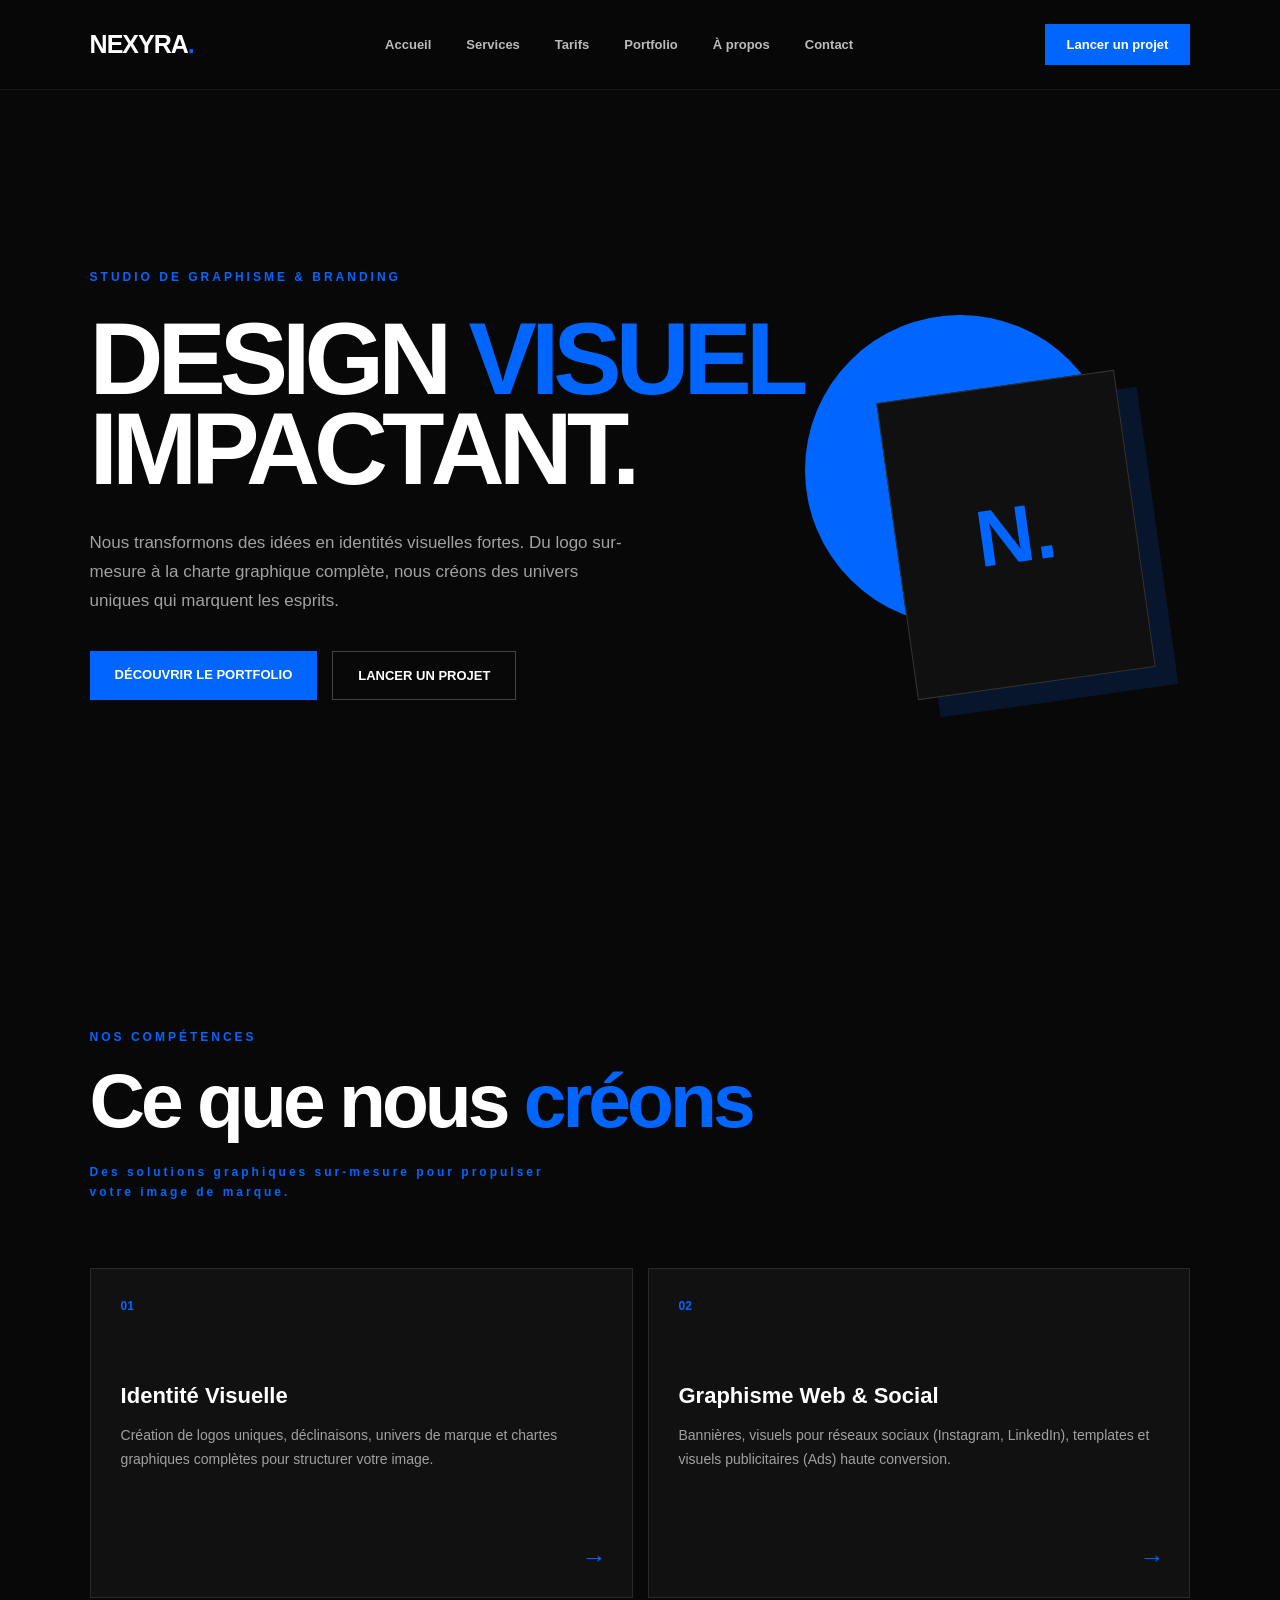
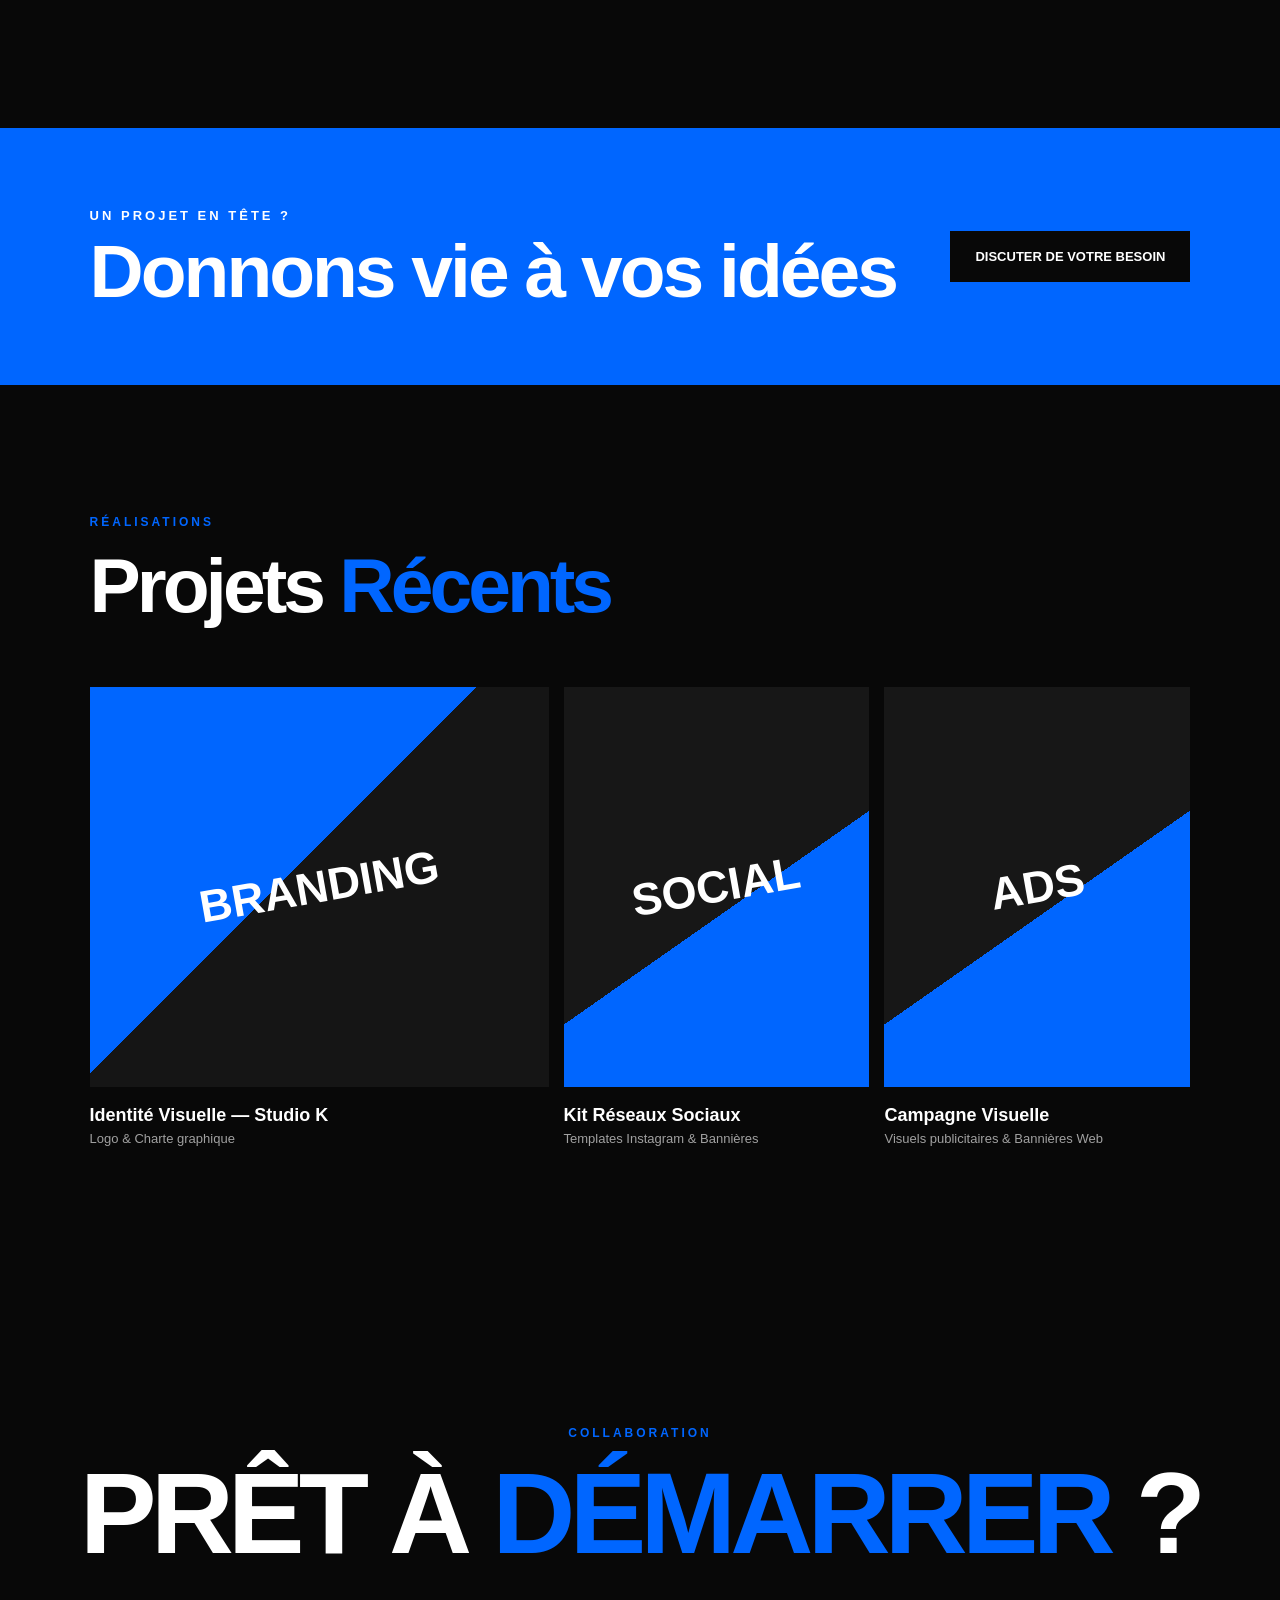
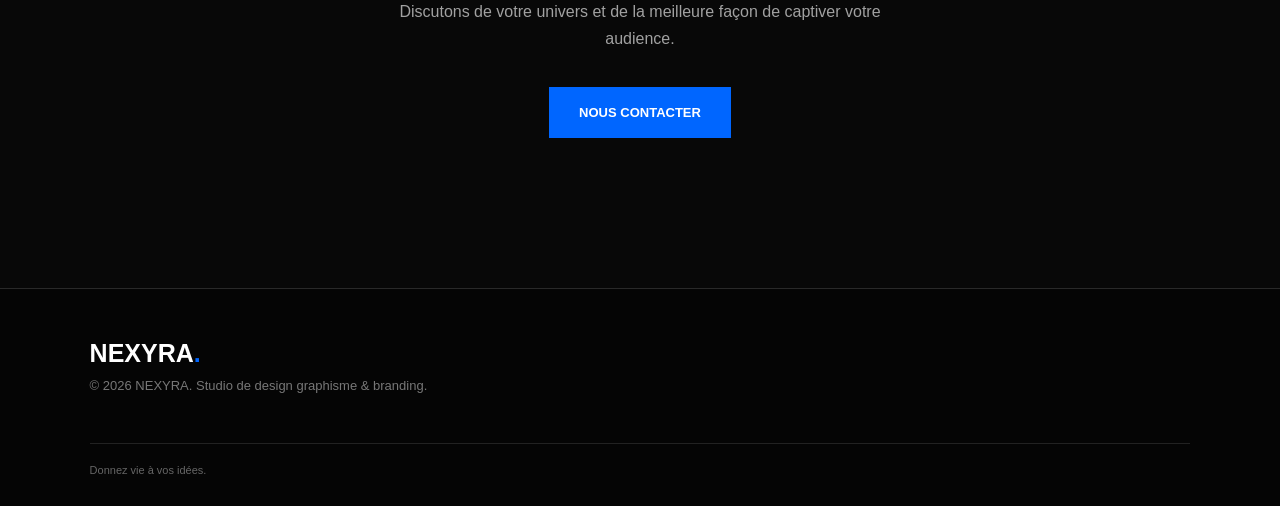
<file: index.html>
<!DOCTYPE html>
<html lang="fr">
<head>
    <meta charset="UTF-8">
    <meta name="viewport" content="width=device-width, initial-scale=1.0">
    <title>NEXYRA — Studio de Graphisme & Branding</title>
    <link rel="stylesheet" href="style.css">
</head>
<body>

    <!-- HEADER -->
    <header class="header">
        <a href="index.html" class="logo">NEXYRA<span>.</span></a>
        <nav class="nav">
            <a href="index.html">Accueil</a>
            <a href="services.html">Services</a>
            <a href="offres.html">Tarifs</a>
            <a href="portfolio.html">Portfolio</a>
            <a href="a-propos.html">À propos</a>
            <a href="contact.html">Contact</a>
        </nav>
        <a href="contact.html" class="header-button">Lancer un projet</a>
    </header>

    <!-- HERO -->
    <section class="hero">
        <div class="hero-content">
            <p class="hero-small">STUDIO DE GRAPHISME & BRANDING</p>
            <h1>DESIGN <span>VISUEL</span> IMPACTANT.</h1>
            <p class="hero-text">
                Nous transformons des idées en identités visuelles fortes. Du logo sur-mesure à la charte graphique complète, nous créons des univers uniques qui marquent les esprits.
            </p>
            <div class="hero-buttons">
                <a href="portfolio.html" class="button button-blue">DÉCOUVRIR LE PORTFOLIO</a>
                <a href="contact.html" class="button button-outline">LANCER UN PROJET</a>
            </div>
        </div>

        <div class="hero-decoration">
            <div class="blue-circle"></div>
            <div class="hero-card">
                <span>N.</span>
            </div>
        </div>
    </section>

    <!-- SERVICES -->
    <section class="section">
        <div class="section-title">
            <p>NOS COMPÉTENCES</p>
            <h2>Ce que nous <span>créons</span></h2>
            <p class="section-description">
                Des solutions graphiques sur-mesure pour propulser votre image de marque.
            </p>
        </div>

        <div class="services-grid" style="grid-template-columns: repeat(2, 1fr);">
            <div class="service-card">
                <div class="service-number">01</div>
                <h3>Identité Visuelle</h3>
                <p>Création de logos uniques, déclinaisons, univers de marque et chartes graphiques complètes pour structurer votre image.</p>
                <span class="service-arrow">→</span>
            </div>
            <div class="service-card">
                <div class="service-number">02</div>
                <h3>Graphisme Web & Social</h3>
                <p>Bannières, visuels pour réseaux sociaux (Instagram, LinkedIn), templates et visuels publicitaires (Ads) haute conversion.</p>
                <span class="service-arrow">→</span>
            </div>
        </div>
    </section>

    <!-- BANNER -->
    <section class="blue-banner">
        <div class="banner-text">
            <p class="banner-sub">UN PROJET EN TÊTE ?</p>
            <h2 class="banner-title">Donnons vie à vos idées</h2>
        </div>
        <a href="contact.html#formulaire" class="dark-button">DISCUTER DE VOTRE BESOIN</a>
    </section>

    <!-- PORTFOLIO PREVIEW -->
    <section class="section">
        <div class="section-title">
            <p>RÉALISATIONS</p>
            <h2>Projets <span>Récents</span></h2>
        </div>
        <div class="portfolio-grid">
            <div class="portfolio-item portfolio-large">
                <div class="portfolio-placeholder">
                    <span>BRANDING</span>
                </div>
                <div class="portfolio-info">
                    <h3>Identité Visuelle — Studio K</h3>
                    <p>Logo & Charte graphique</p>
                </div>
            </div>
            <div class="portfolio-item">
                <div class="portfolio-placeholder placeholder-small">
                    <span>SOCIAL</span>
                </div>
                <div class="portfolio-info">
                    <h3>Kit Réseaux Sociaux</h3>
                    <p>Templates Instagram & Bannières</p>
                </div>
            </div>
            <div class="portfolio-item">
                <div class="portfolio-placeholder placeholder-small">
                    <span>ADS</span>
                </div>
                <div class="portfolio-info">
                    <h3>Campagne Visuelle</h3>
                    <p>Visuels publicitaires & Bannières Web</p>
                </div>
            </div>
        </div>
    </section>

    <!-- CONTACT PREVIEW -->
    <section class="contact">
        <p class="contact-label">COLLABORATION</p>
        <h2>PRÊT À <span>DÉMARRER</span> ?</h2>
        <p>Discutons de votre univers et de la meilleure façon de captiver votre audience.</p>
        <a href="contact.html" class="contact-button">NOUS CONTACTER</a>
    </section>

    <!-- FOOTER -->
    <footer>
        <div class="footer-logo">NEXYRA<span>.</span></div>
        <p>© 2026 NEXYRA. Studio de design graphisme & branding.</p>
        <div class="footer-bottom">
            <span>Donnez vie à vos idées.</span>
            <div>
            </div>
        </div>
    </footer>

</body>
</file>
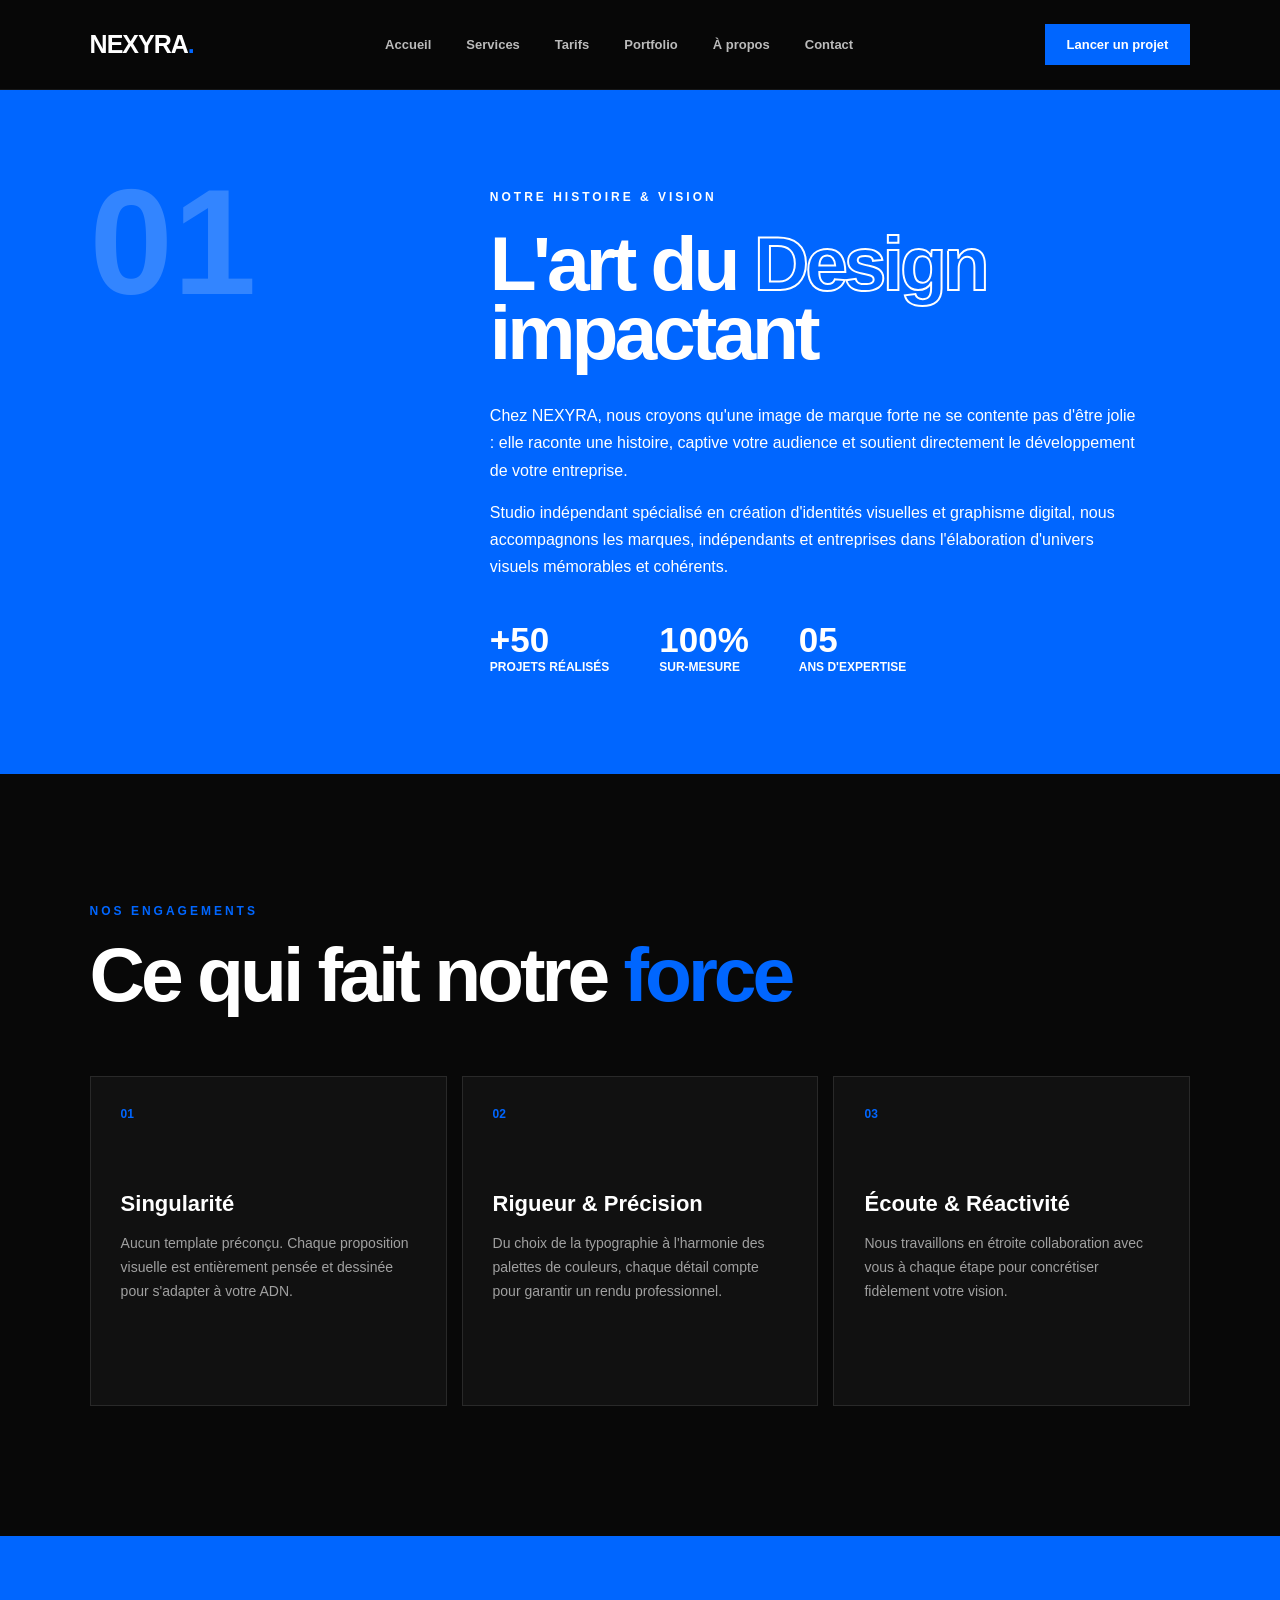
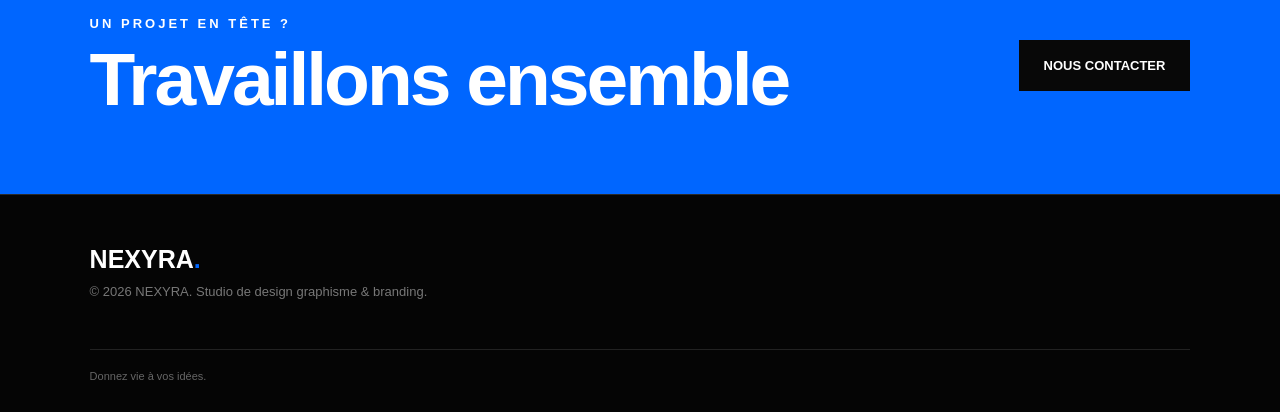
<file: a-propos.html>
<!DOCTYPE html>
<html lang="fr">
<head>
    <meta charset="UTF-8">
    <meta name="viewport" content="width=device-width, initial-scale=1.0">
    <title>À propos — NEXYRA</title>
    <link rel="stylesheet" href="style.css">
</head>
<body>

    <!-- HEADER -->
    <header class="header">
        <a href="index.html" class="logo">NEXYRA<span>.</span></a>
        <nav class="nav">
            <a href="index.html">Accueil</a>
            <a href="services.html">Services</a>
            <a href="offres.html">Tarifs</a>
            <a href="portfolio.html">Portfolio</a>
            <a href="a-propos.html">À propos</a>
            <a href="contact.html">Contact</a>
        </nav>
        <a href="contact.html" class="header-button">Lancer un projet</a>
    </header>

    <!-- SECTION À PROPOS PRINCIPALE -->
    <section class="section about" style="margin-top: 90px; padding-top: 100px; padding-bottom: 100px;">
        <div class="about-number">01</div>
        <div class="about-content">
            <p class="about-label">NOTRE HISTOIRE & VISION</p>
            <h2>L'art du <span>Design</span> impactant</h2>
            <p>
                Chez NEXYRA, nous croyons qu'une image de marque forte ne se contente pas d'être jolie : elle raconte une histoire, captive votre audience et soutient directement le développement de votre entreprise.
            </p>
            <p>
                Studio indépendant spécialisé en création d'identités visuelles et graphisme digital, nous accompagnons les marques, indépendants et entreprises dans l'élaboration d'univers visuels mémorables et cohérents.
            </p>

            <div class="about-stats">
                <div>
                    <strong>+50</strong>
                    <span>PROJETS RÉALISÉS</span>
                </div>
                <div>
                    <strong>100%</strong>
                    <span>SUR-MESURE</span>
                </div>
                <div>
                    <strong>05</strong>
                    <span>ANS D'EXPERTISE</span>
                </div>
            </div>
        </div>
    </section>

    <!-- VALEURS DU STUDIO -->
    <section class="section">
        <div class="section-title">
            <p>NOS ENGAGEMENTS</p>
            <h2>Ce qui fait notre <span>force</span></h2>
        </div>

        <div class="services-grid" style="grid-template-columns: repeat(3, 1fr);">
            <div class="service-card">
                <div class="service-number">01</div>
                <h3>Singularité</h3>
                <p>Aucun template préconçu. Chaque proposition visuelle est entièrement pensée et dessinée pour s'adapter à votre ADN.</p>
            </div>
            <div class="service-card">
                <div class="service-number">02</div>
                <h3>Rigueur & Précision</h3>
                <p>Du choix de la typographie à l'harmonie des palettes de couleurs, chaque détail compte pour garantir un rendu professionnel.</p>
            </div>
            <div class="service-card">
                <div class="service-number">03</div>
                <h3>Écoute & Réactivité</h3>
                <p>Nous travaillons en étroite collaboration avec vous à chaque étape pour concrétiser fidèlement votre vision.</p>
            </div>
        </div>
    </section>

    <!-- BANNIÈRE D'APPEL À L'ACTION -->
    <section class="blue-banner">
        <div>
            <p>UN PROJET EN TÊTE ?</p>
            <h2>Travaillons <span>ensemble</span></h2>
        </div>
        <a href="contact.html" class="dark-button">NOUS CONTACTER</a>
    </section>

    <!-- FOOTER -->
    <footer>
        <div class="footer-logo">NEXYRA<span>.</span></div>
        <p>© 2026 NEXYRA. Studio de design graphisme & branding.</p>
        <div class="footer-bottom">
            <span>Donnez vie à vos idées.</span>
            <div>
            </div>
        </div>
    </footer>

</body>
</html>
</file>
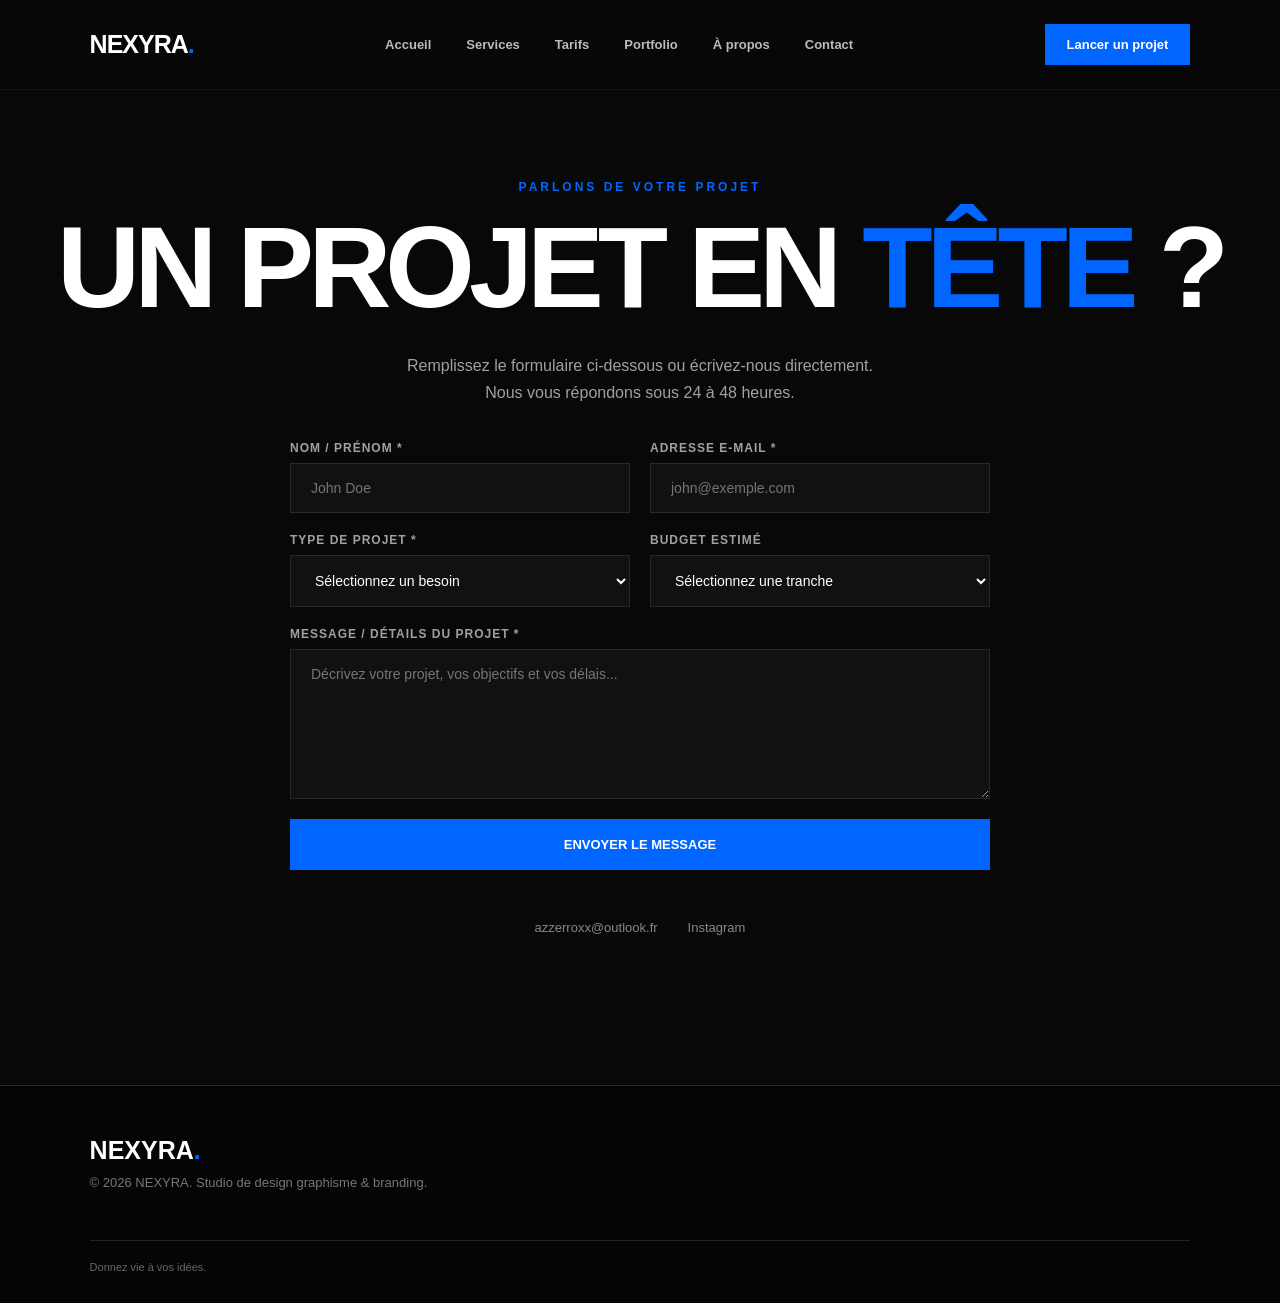
<file: contact.html>
<!DOCTYPE html>
<html lang="fr">
<head>
    <meta charset="UTF-8">
    <meta name="viewport" content="width=device-width, initial-scale=1.0">
    <title>Contact — NEXYRA</title>
    <link rel="stylesheet" href="style.css">
    <style>
        /* Styles spécifiques au formulaire de contact */
        .contact-form-container {
            max-width: 700px;
            margin: 0 auto;
            text-align: left;
        }

        .contact-form {
            display: flex;
            flex-direction: column;
            gap: 20px;
        }

        .form-group {
            display: flex;
            flex-direction: column;
            gap: 8px;
        }

        .form-group label {
            font-size: 12px;
            font-weight: 800;
            letter-spacing: 1px;
            color: var(--gray);
            text-transform: uppercase;
        }

        .form-control {
            width: 100%;
            background: var(--dark);
            border: 1px solid var(--border);
            padding: 16px 20px;
            color: var(--white);
            font-family: inherit;
            font-size: 14px;
            transition: border-color 0.25s, outline 0.25s;
        }

        .form-control:focus {
            outline: none;
            border-color: var(--blue);
        }

        .form-row {
            display: grid;
            grid-template-columns: 1fr 1fr;
            gap: 20px;
        }

        textarea.form-control {
            min-height: 150px;
            resize: vertical;
        }

        select.form-control {
            cursor: pointer;
        }

        select.form-control option {
            background: var(--dark);
            color: var(--white);
        }

        @media (max-width: 650px) {
            .form-row {
                grid-template-columns: 1fr;
            }
        }
    </style>
</head>
<body>

    <!-- HEADER -->
    <header class="header">
        <a href="index.html" class="logo">NEXYRA<span>.</span></a>
        <nav class="nav">
            <a href="index.html">Accueil</a>
            <a href="services.html">Services</a>
            <a href="offres.html">Tarifs</a>
            <a href="portfolio.html">Portfolio</a>
            <a href="a-propos.html">À propos</a>
            <a href="contact.html">Contact</a>
        </nav>
        <a href="contact.html" class="header-button">Lancer un projet</a>
    </header>

    <!-- SECTION CONTACT -->
    <section class="contact" style="padding-top: 180px;">
        <p class="contact-label">PARLONS DE VOTRE PROJET</p>
        <h2>UN PROJET EN <span>TÊTE</span> ?</h2>
        <p>Remplissez le formulaire ci-dessous ou écrivez-nous directement. Nous vous répondons sous 24 à 48 heures.</p>

        <!-- FORMULAIRE -->
        <div class="contact-form-container">
            <form class="contact-form" action="#" method="POST">
                
                <div class="form-row">
                    <div class="form-group">
                        <label for="name">Nom / Prénom *</label>
                        <input type="text" id="name" name="name" class="form-control" placeholder="John Doe" required>
                    </div>
                    <div class="form-group">
                        <label for="email">Adresse E-mail *</label>
                        <input type="email" id="email" name="email" class="form-control" placeholder="john@exemple.com" required>
                    </div>
                </div>

                <div class="form-row">
                    <div class="form-group">
                        <label for="project-type">Type de projet *</label>
                        <select id="project-type" name="project-type" class="form-control" required>
                            <option value="" disabled selected>Sélectionnez un besoin</option>
                            <option value="logo">Pack Logo / Branding</option>
                            <option value="identity">Identité Visuelle Complète</option>
                            <option value="social">Graphisme Web & Social (Templates, Ads)</option>
                            <option value="custom">Autre besoin sur-mesure</option>
                        </select>
                    </div>
                    <div class="form-group">
                        <label for="budget">Budget estimé</label>
                        <select id="budget" name="budget" class="form-control">
                            <option value="" disabled selected>Sélectionnez une tranche</option>
                            <option value="300-500">300€ — 500€</option>
                            <option value="500-1000">500€ — 1 000€</option>
                            <option value="1000+">Plus de 1 000€</option>
                        </select>
                    </div>
                </div>

                <div class="form-group">
                    <label for="message">Message / Détails du projet *</label>
                    <textarea id="message" name="message" class="form-control" placeholder="Décrivez votre projet, vos objectifs et vos délais..." required></textarea>
                </div>

                <button type="submit" class="contact-button" style="border: none; cursor: pointer; width: 100%;">ENVOYER LE MESSAGE</button>

            </form>
        </div>

        <!-- LIENS ET INFOS DE CONTACT -->
        <div class="contact-links">
            <a href="mailto:azzerroxx@outlook.fr">azzerroxx@outlook.fr</a>
            <a href="#">Instagram</a>
        </div>
    </section>

    <!-- FOOTER -->
    <footer>
        <div class="footer-logo">NEXYRA<span>.</span></div>
        <p>© 2026 NEXYRA. Studio de design graphisme & branding.</p>
        <div class="footer-bottom">
            <span>Donnez vie à vos idées.</span>
            <div>
            </div>
        </div>
    </footer>

</body>
</html>
</file>
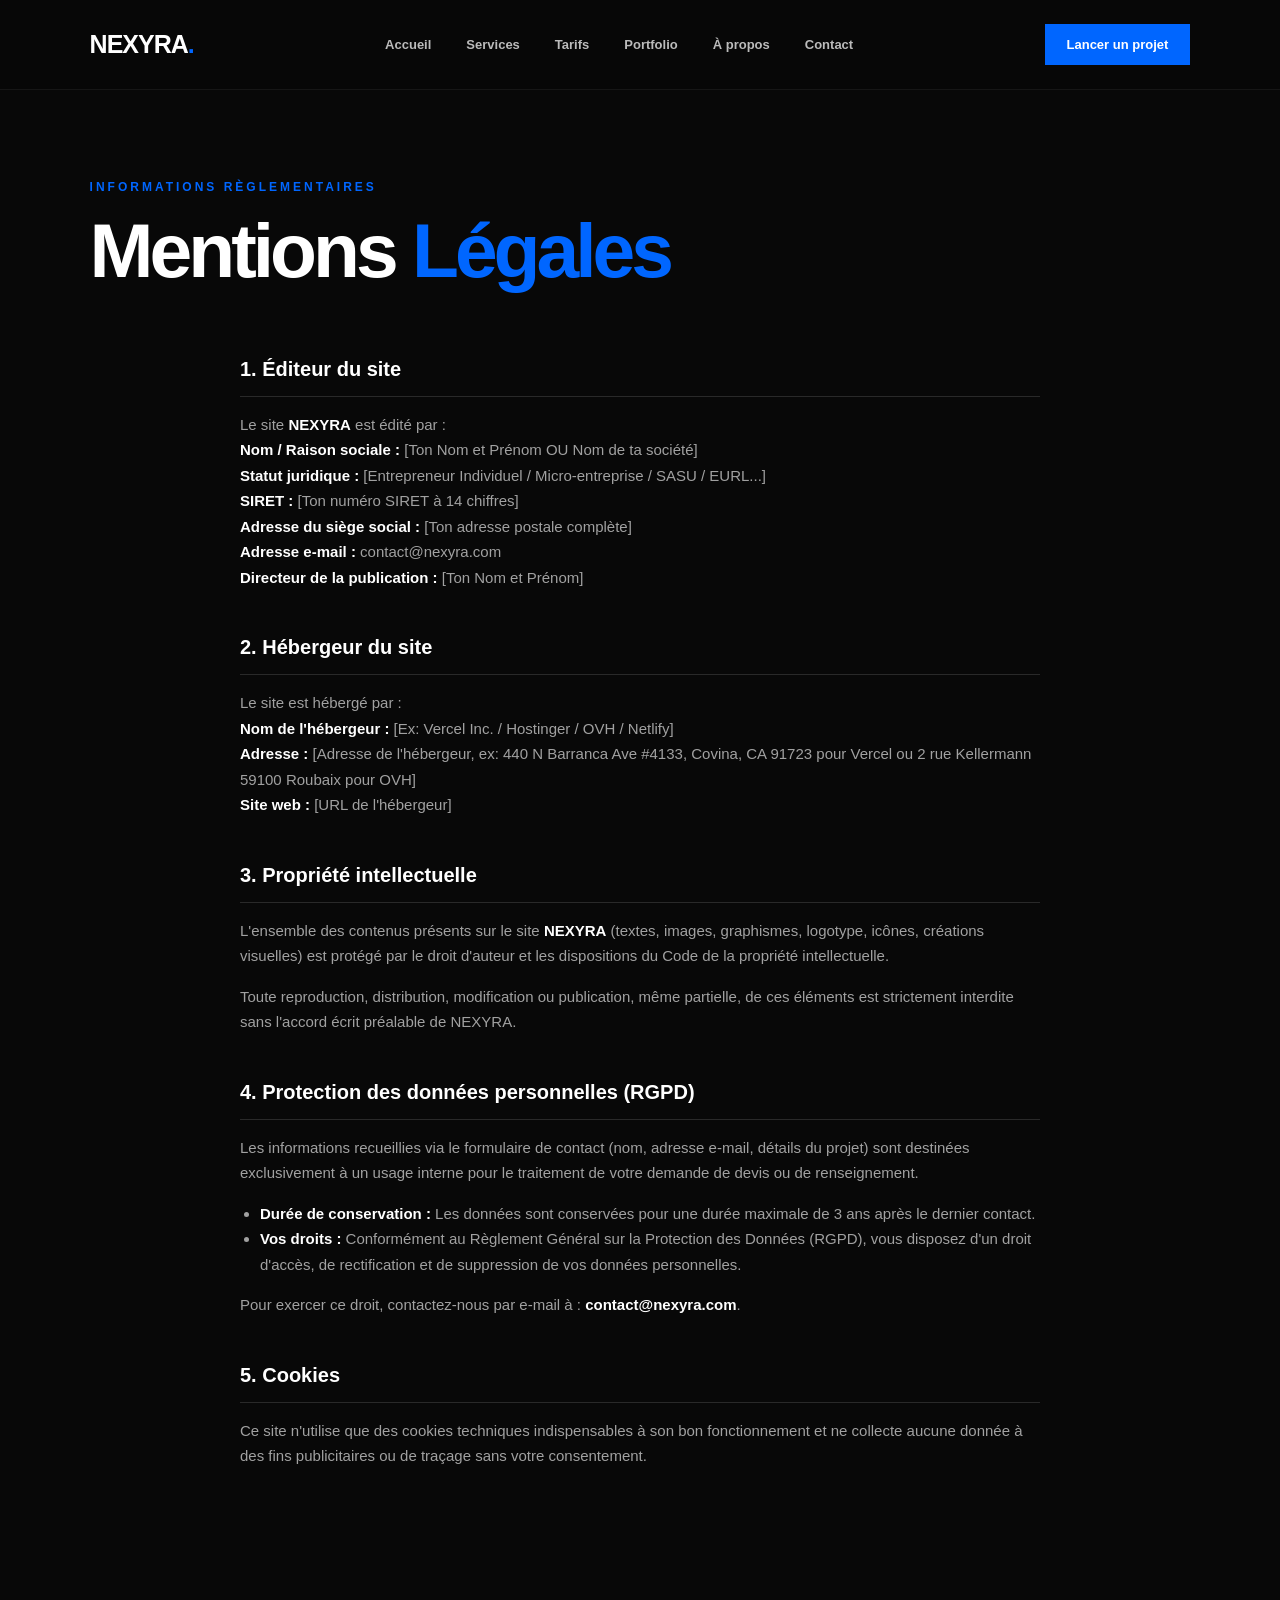
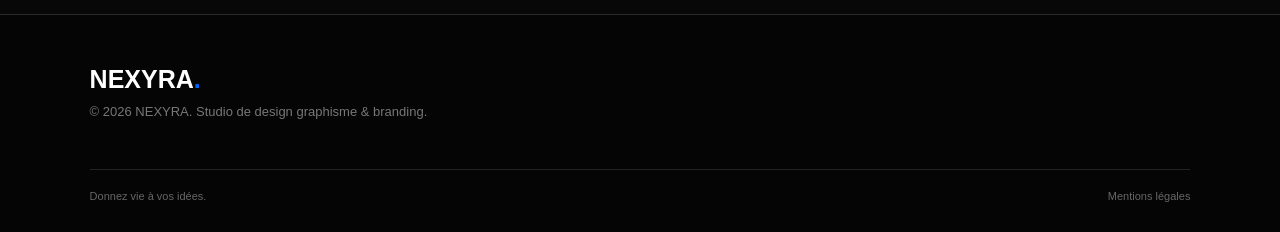
<file: mentions-legales.html>
<!DOCTYPE html>
<html lang="fr">
<head>
    <meta charset="UTF-8">
    <meta name="viewport" content="width=device-width, initial-scale=1.0">
    <title>Mentions Légales — NEXYRA</title>
    <link rel="stylesheet" href="style.css">
    <style>
        .legal-content {
            max-width: 800px;
            margin: 0 auto;
            text-align: left;
            line-height: 1.7;
            color: var(--gray, #a0a0a0);
        }
        .legal-content h3 {
            color: #ffffff;
            font-size: 20px;
            margin-top: 40px;
            margin-bottom: 15px;
            border-bottom: 1px solid var(--border, #222);
            padding-bottom: 10px;
        }
        .legal-content p, .legal-content ul {
            margin-bottom: 15px;
            font-size: 15px;
        }
        .legal-content ul {
            padding-left: 20px;
        }
        .legal-content strong {
            color: #ffffff;
        }
    </style>
</head>
<body>

    <!-- HEADER -->
    <header class="header">
        <a href="index.html" class="logo">NEXYRA<span>.</span></a>
        <nav class="nav">
            <a href="index.html">Accueil</a>
            <a href="services.html">Services</a>
            <a href="offres.html">Tarifs</a>
            <a href="portfolio.html">Portfolio</a>
            <a href="a-propos.html">À propos</a>
            <a href="contact.html">Contact</a>
        </nav>
        <a href="contact.html" class="header-button">Lancer un projet</a>
    </header>

    <!-- CONTENT -->
    <section class="section" style="padding-top: 180px;">
        <div class="section-title">
            <p>INFORMATIONS RÈGLEMENTAIRES</p>
            <h2>Mentions <span>Légales</span></h2>
        </div>

        <div class="legal-content">
            
            <h3>1. Éditeur du site</h3>
            <p>
                Le site <strong>NEXYRA</strong> est édité par :<br>
                <strong>Nom / Raison sociale :</strong> [Ton Nom et Prénom OU Nom de ta société]<br>
                <strong>Statut juridique :</strong> [Entrepreneur Individuel / Micro-entreprise / SASU / EURL...]<br>
                <strong>SIRET :</strong> [Ton numéro SIRET à 14 chiffres]<br>
                <strong>Adresse du siège social :</strong> [Ton adresse postale complète]<br>
                <strong>Adresse e-mail :</strong> contact@nexyra.com<br>
                <strong>Directeur de la publication :</strong> [Ton Nom et Prénom]
            </p>

            <h3>2. Hébergeur du site</h3>
            <p>
                Le site est hébergé par :<br>
                <strong>Nom de l'hébergeur :</strong> [Ex: Vercel Inc. / Hostinger / OVH / Netlify]<br>
                <strong>Adresse :</strong> [Adresse de l'hébergeur, ex: 440 N Barranca Ave #4133, Covina, CA 91723 pour Vercel ou 2 rue Kellermann 59100 Roubaix pour OVH]<br>
                <strong>Site web :</strong> [URL de l'hébergeur]
            </p>

            <h3>3. Propriété intellectuelle</h3>
            <p>
                L'ensemble des contenus présents sur le site <strong>NEXYRA</strong> (textes, images, graphismes, logotype, icônes, créations visuelles) est protégé par le droit d'auteur et les dispositions du Code de la propriété intellectuelle.
            </p>
            <p>
                Toute reproduction, distribution, modification ou publication, même partielle, de ces éléments est strictement interdite sans l'accord écrit préalable de NEXYRA.
            </p>

            <h3>4. Protection des données personnelles (RGPD)</h3>
            <p>
                Les informations recueillies via le formulaire de contact (nom, adresse e-mail, détails du projet) sont destinées exclusivement à un usage interne pour le traitement de votre demande de devis ou de renseignement.
            </p>
            <ul>
                <li><strong>Durée de conservation :</strong> Les données sont conservées pour une durée maximale de 3 ans après le dernier contact.</li>
                <li><strong>Vos droits :</strong> Conformément au Règlement Général sur la Protection des Données (RGPD), vous disposez d'un droit d'accès, de rectification et de suppression de vos données personnelles.</li>
            </ul>
            <p>Pour exercer ce droit, contactez-nous par e-mail à : <strong>contact@nexyra.com</strong>.</p>

            <h3>5. Cookies</h3>
            <p>
                Ce site n'utilise que des cookies techniques indispensables à son bon fonctionnement et ne collecte aucune donnée à des fins publicitaires ou de traçage sans votre consentement.
            </p>

        </div>
    </section>

    <!-- FOOTER -->
    <footer>
        <div class="footer-logo">NEXYRA<span>.</span></div>
        <p>© 2026 NEXYRA. Studio de design graphisme & branding.</p>
        <div class="footer-bottom">
            <span>Donnez vie à vos idées.</span>
            <div>
                <a href="mentions-legales.html">Mentions légales</a>
            </div>
        </div>
    </footer>

</body>
</html>
</file>
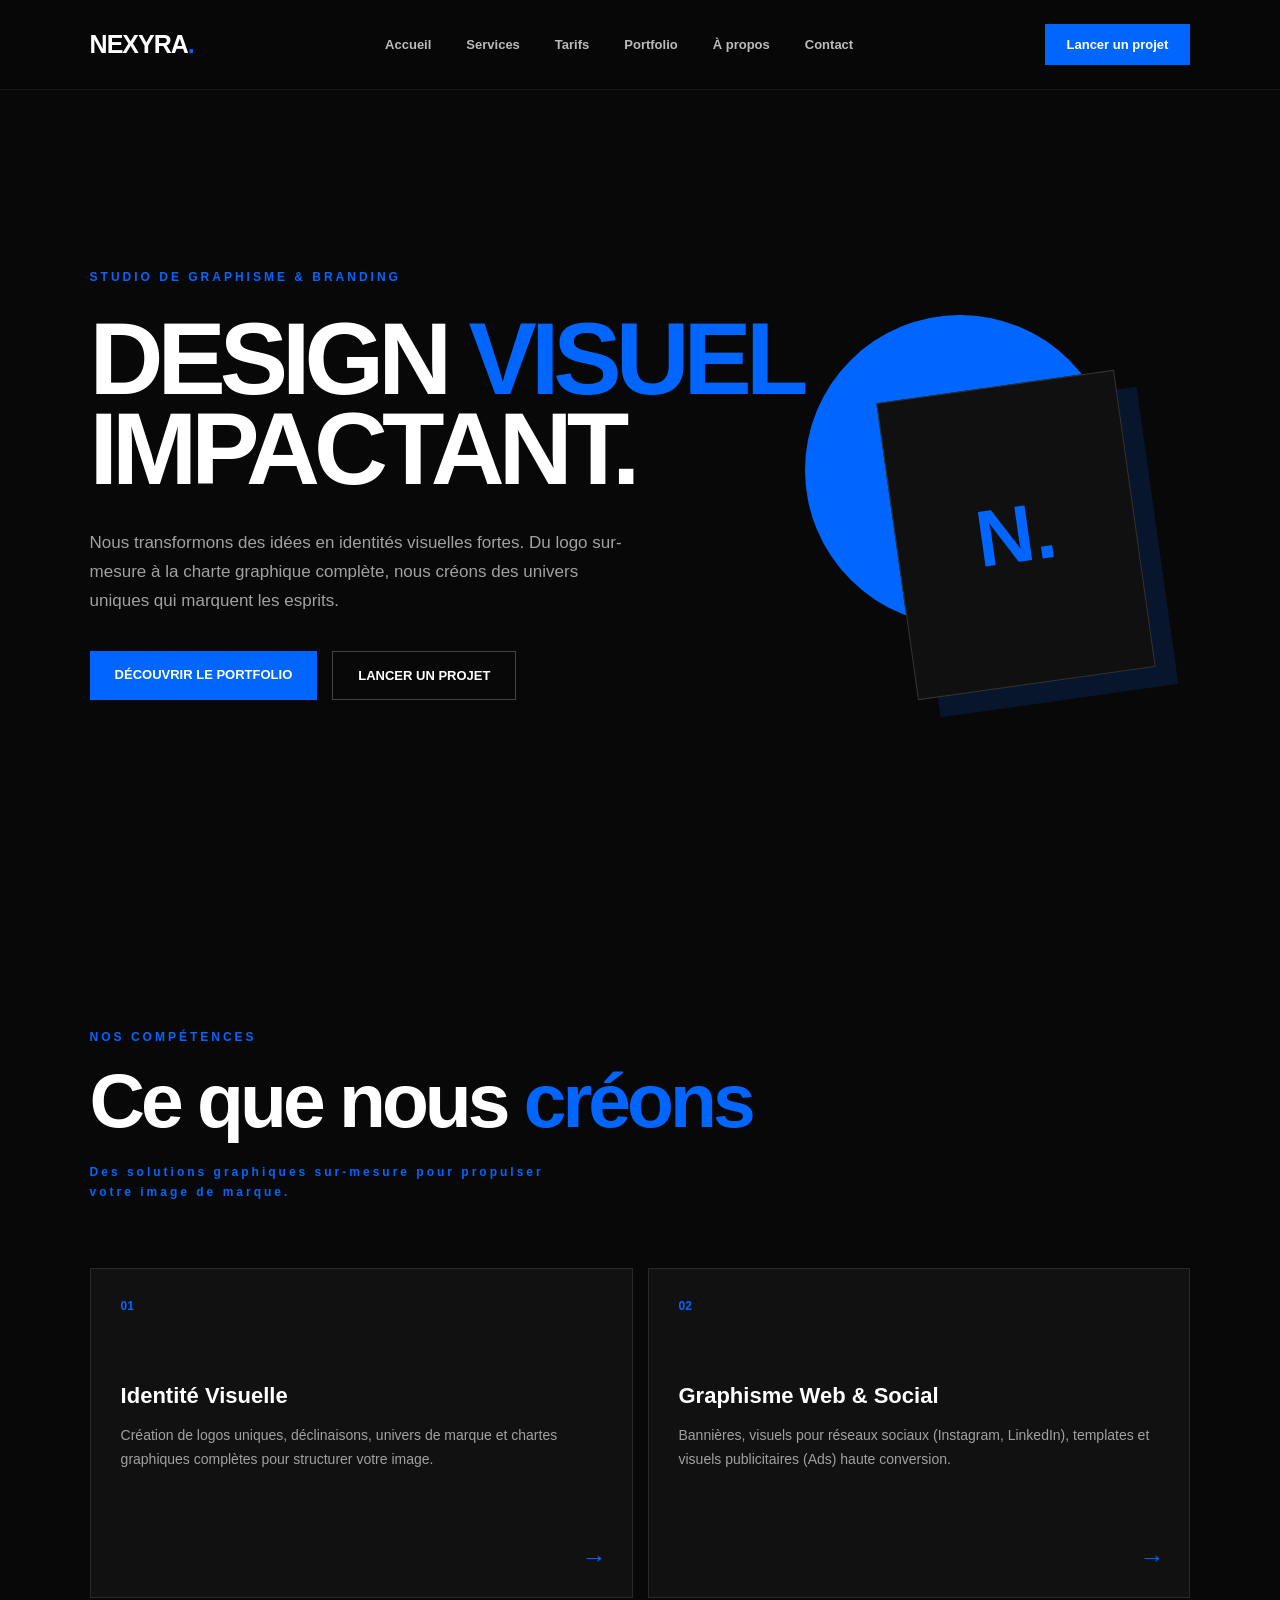
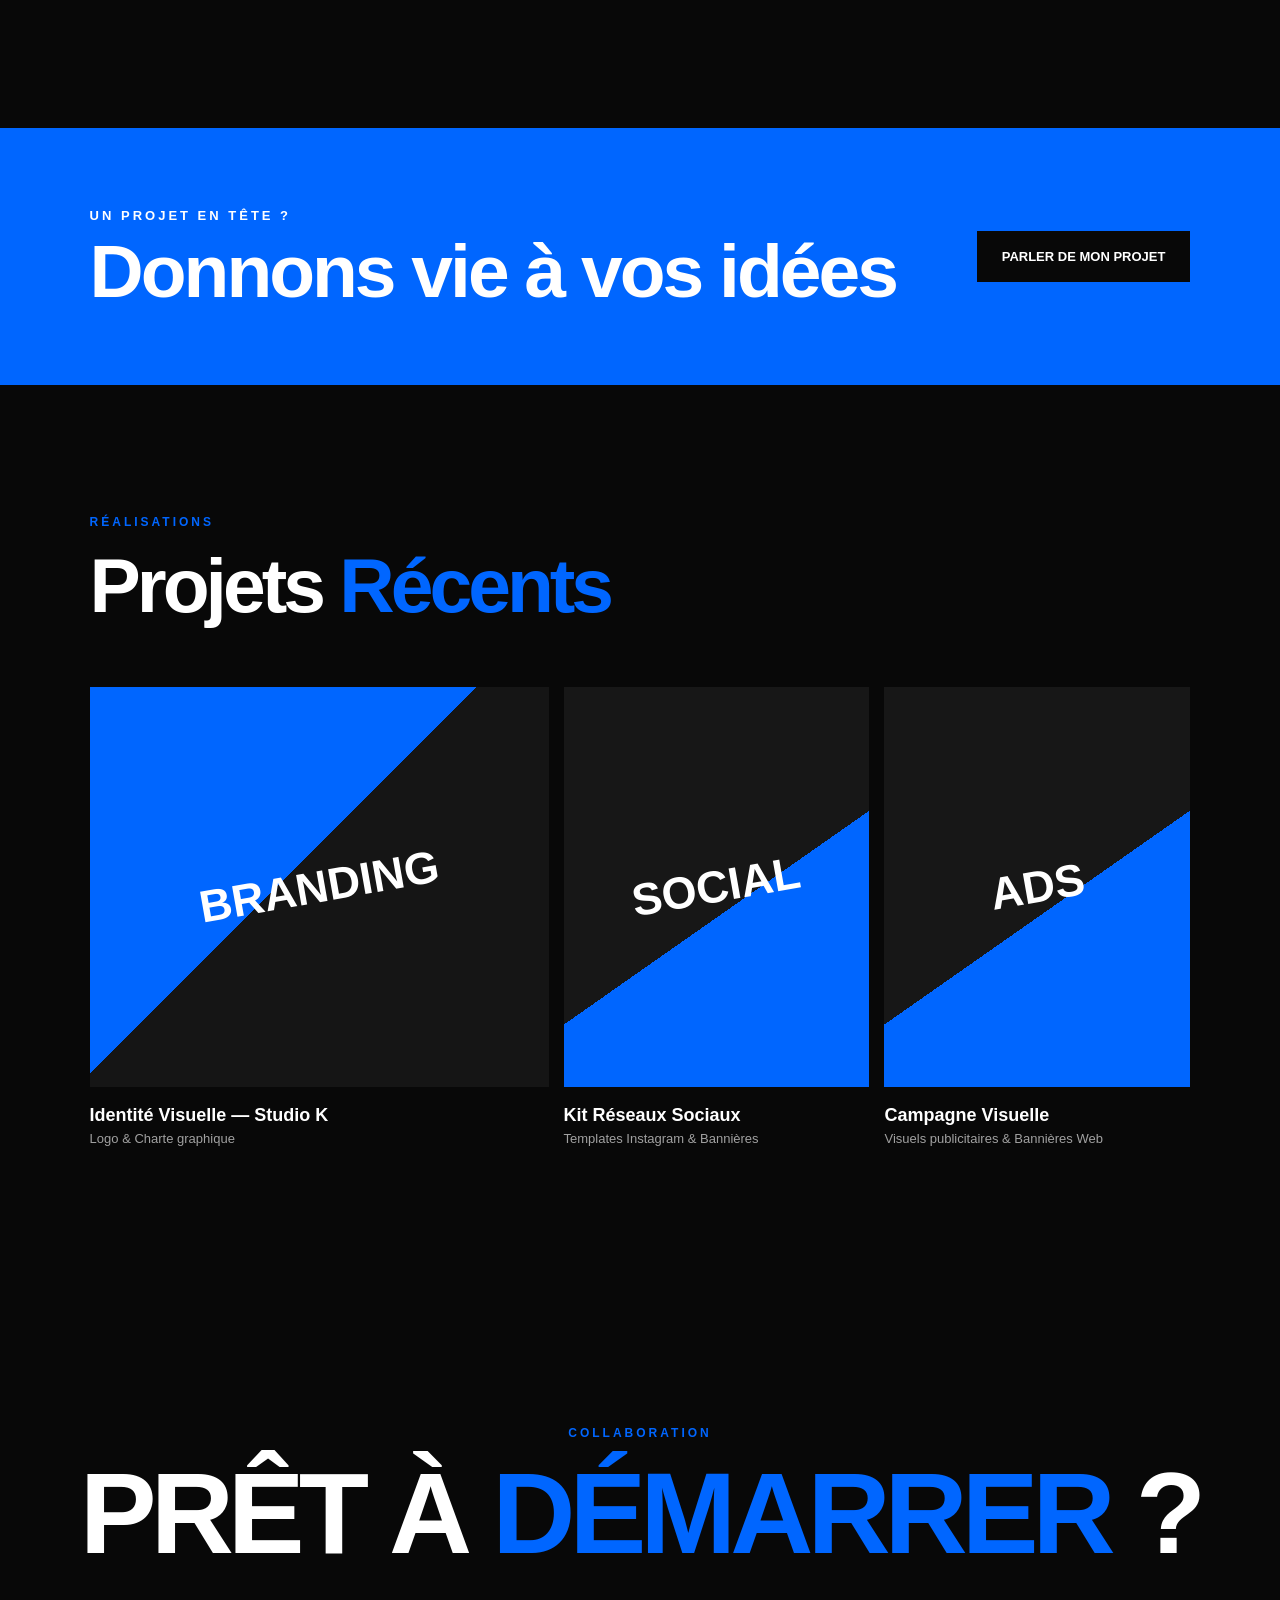
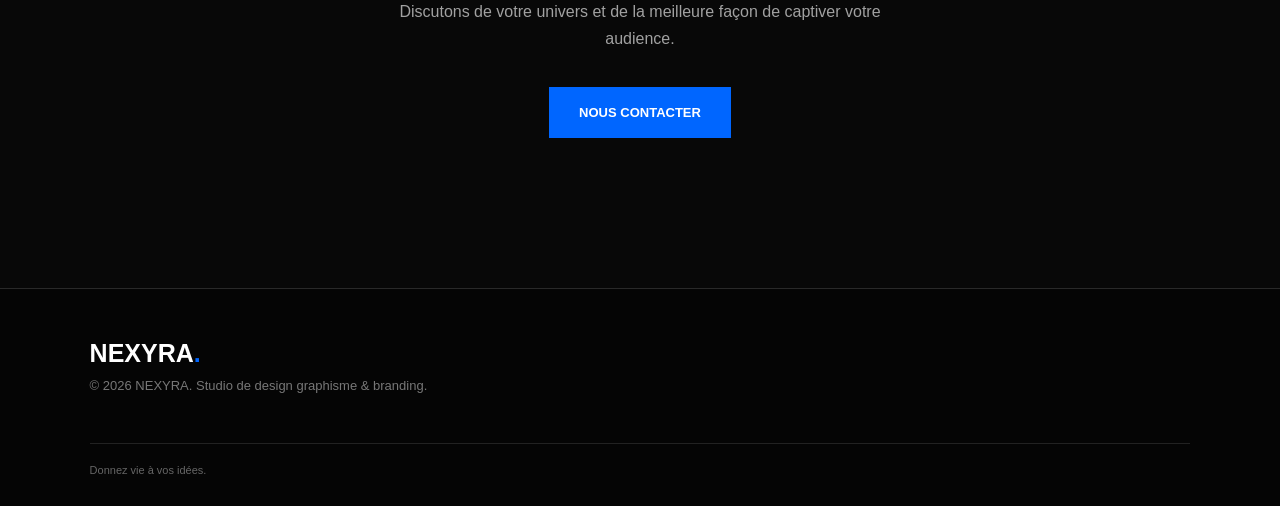
<file: offres.html>
<!DOCTYPE html>
<html lang="fr">
<head>
    <meta charset="UTF-8">
    <meta name="viewport" content="width=device-width, initial-scale=1.0">
    <title>NEXYRA — Studio de Graphisme & Branding</title>
    <link rel="stylesheet" href="style.css">
</head>
<body>

    <!-- HEADER -->
    <header class="header">
        <a href="index.html" class="logo">NEXYRA<span>.</span></a>
        <nav class="nav">
            <a href="index.html">Accueil</a>
            <a href="services.html">Services</a>
            <a href="offres.html">Tarifs</a>
            <a href="portfolio.html">Portfolio</a>
            <a href="a-propos.html">À propos</a>
            <a href="contact.html">Contact</a>
        </nav>
        <a href="contact.html" class="header-button">Lancer un projet</a>
    </header>

    <!-- HERO -->
    <section class="hero">
        <div class="hero-content">
            <p class="hero-small">STUDIO DE GRAPHISME & BRANDING</p>
            <h1>DESIGN <span>VISUEL</span> IMPACTANT.</h1>
            <p class="hero-text">
                Nous transformons des idées en identités visuelles fortes. Du logo sur-mesure à la charte graphique complète, nous créons des univers uniques qui marquent les esprits.
            </p>
            <div class="hero-buttons">
                <a href="portfolio.html" class="button button-blue">DÉCOUVRIR LE PORTFOLIO</a>
                <a href="contact.html" class="button button-outline">LANCER UN PROJET</a>
            </div>
        </div>

        <div class="hero-decoration">
            <div class="blue-circle"></div>
            <div class="hero-card">
                <span>N.</span>
            </div>
        </div>
    </section>

    <!-- SERVICES -->
    <section class="section">
        <div class="section-title">
            <p>NOS COMPÉTENCES</p>
            <h2>Ce que nous <span>créons</span></h2>
            <p class="section-description">
                Des solutions graphiques sur-mesure pour propulser votre image de marque.
            </p>
        </div>

        <div class="services-grid" style="grid-template-columns: repeat(2, 1fr);">
            <div class="service-card">
                <div class="service-number">01</div>
                <h3>Identité Visuelle</h3>
                <p>Création de logos uniques, déclinaisons, univers de marque et chartes graphiques complètes pour structurer votre image.</p>
                <span class="service-arrow">→</span>
            </div>
            <div class="service-card">
                <div class="service-number">02</div>
                <h3>Graphisme Web & Social</h3>
                <p>Bannières, visuels pour réseaux sociaux (Instagram, LinkedIn), templates et visuels publicitaires (Ads) haute conversion.</p>
                <span class="service-arrow">→</span>
            </div>
        </div>
    </section>

    <!-- BANNER -->
    <section class="blue-banner">
        <div>
            <p>UN PROJET EN TÊTE ?</p>
            <h2>Donnons vie à vos <span>idées</span></h2>
        </div>
        <a href="contact.html" class="dark-button">PARLER DE MON PROJET</a>
    </section>

    <!-- PORTFOLIO PREVIEW -->
    <section class="section">
        <div class="section-title">
            <p>RÉALISATIONS</p>
            <h2>Projets <span>Récents</span></h2>
        </div>
        <div class="portfolio-grid">
            <div class="portfolio-item portfolio-large">
                <div class="portfolio-placeholder">
                    <span>BRANDING</span>
                </div>
                <div class="portfolio-info">
                    <h3>Identité Visuelle — Studio K</h3>
                    <p>Logo & Charte graphique</p>
                </div>
            </div>
            <div class="portfolio-item">
                <div class="portfolio-placeholder placeholder-small">
                    <span>SOCIAL</span>
                </div>
                <div class="portfolio-info">
                    <h3>Kit Réseaux Sociaux</h3>
                    <p>Templates Instagram & Bannières</p>
                </div>
            </div>
            <div class="portfolio-item">
                <div class="portfolio-placeholder placeholder-small">
                    <span>ADS</span>
                </div>
                <div class="portfolio-info">
                    <h3>Campagne Visuelle</h3>
                    <p>Visuels publicitaires & Bannières Web</p>
                </div>
            </div>
        </div>
    </section>

    <!-- CONTACT PREVIEW -->
    <section class="contact">
        <p class="contact-label">COLLABORATION</p>
        <h2>PRÊT À <span>DÉMARRER</span> ?</h2>
        <p>Discutons de votre univers et de la meilleure façon de captiver votre audience.</p>
        <a href="contact.html" class="contact-button">NOUS CONTACTER</a>
    </section>

    <!-- FOOTER -->
    <footer>
        <div class="footer-logo">NEXYRA<span>.</span></div>
        <p>© 2026 NEXYRA. Studio de design graphisme & branding.</p>
        <div class="footer-bottom">
            <span>Donnez vie à vos idées.</span>
            <div>
            </div>
        </div>
    </footer>

</body>
</html>
</file>
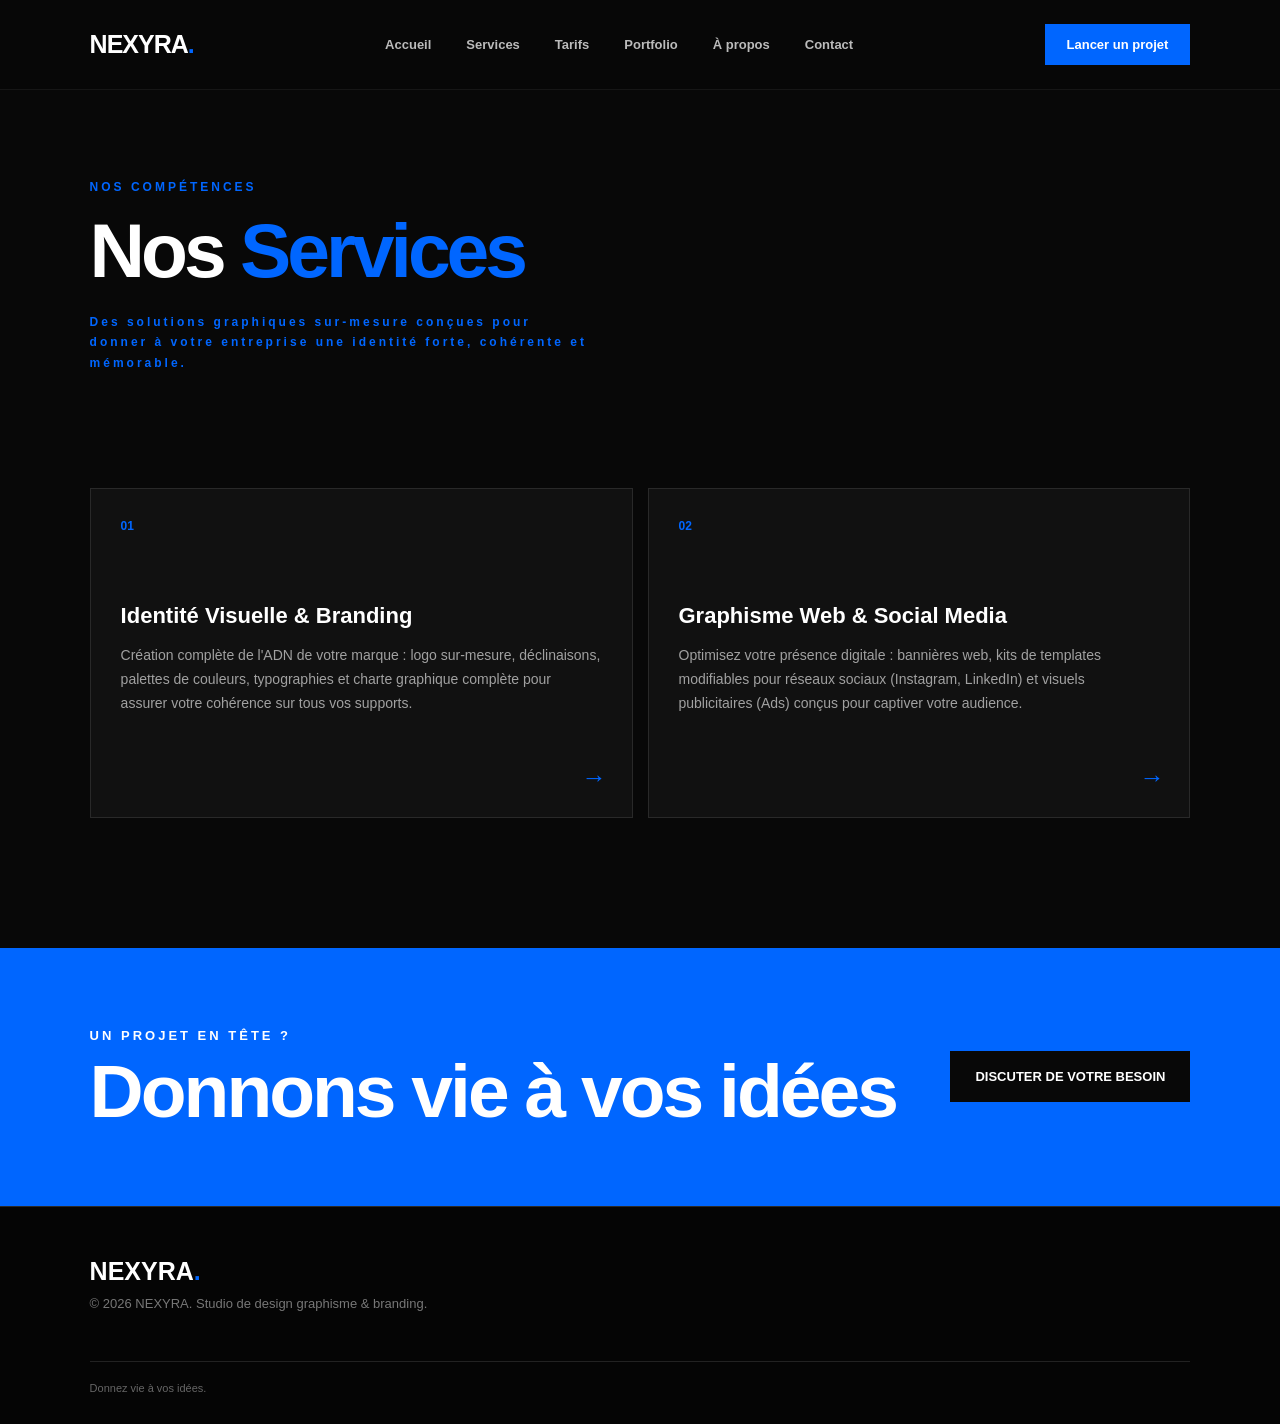
<file: services.html>
<!DOCTYPE html>
<html lang="fr">
<head>
    <meta charset="UTF-8">
    <meta name="viewport" content="width=device-width, initial-scale=1.0">
    <title>Services — NEXYRA</title>
    <link rel="stylesheet" href="style.css">
</head>
<body>

    <!-- HEADER -->
    <header class="header">
        <a href="index.html" class="logo">NEXYRA<span>.</span></a>
        <nav class="nav">
            <a href="index.html">Accueil</a>
            <a href="services.html">Services</a>
            <a href="offres.html">Tarifs</a>
            <a href="portfolio.html">Portfolio</a>
            <a href="a-propos.html">À propos</a>
            <a href="contact.html">Contact</a>
        </nav>
        <a href="contact.html" class="header-button">Lancer un projet</a>
    </header>

    <!-- BANNIÈRE DE TITRE -->
    <section class="section" style="padding-top: 180px; padding-bottom: 50px;">
        <div class="section-title">
            <p>NOS COMPÉTENCES</p>
            <h2>Nos <span>Services</span></h2>
            <p class="section-description">
                Des solutions graphiques sur-mesure conçues pour donner à votre entreprise une identité forte, cohérente et mémorable.
            </p>
        </div>
    </section>

    <!-- SECTION SERVICES -->
    <section class="section" style="padding-top: 0;">
        <div class="services-grid" style="grid-template-columns: repeat(2, 1fr);">

            <!-- SERVICE 1 -->
            <div class="service-card">
                <div class="service-number">01</div>
                <h3>Identité Visuelle & Branding</h3>
                <p>
                    Création complète de l'ADN de votre marque : logo sur-mesure, déclinaisons, palettes de couleurs, typographies et charte graphique complète pour assurer votre cohérence sur tous vos supports.
                </p>
                <span class="service-arrow">→</span>
            </div>

            <!-- SERVICE 2 -->
            <div class="service-card">
                <div class="service-number">02</div>
                <h3>Graphisme Web & Social Media</h3>
                <p>
                    Optimisez votre présence digitale : bannières web, kits de templates modifiables pour réseaux sociaux (Instagram, LinkedIn) et visuels publicitaires (Ads) conçus pour captiver votre audience.
                </p>
                <span class="service-arrow">→</span>
            </div>

        </div>
    </section>

    <!-- BANNIÈRE D'APPEL À L'ACTION -->
    <section class="blue-banner">
        <div class="banner-text">
            <p class="banner-sub">UN PROJET EN TÊTE ?</p>
            <h2 class="banner-title">Donnons vie à vos idées</h2>
        </div>
        <a href="contact.html#formulaire" class="dark-button">DISCUTER DE VOTRE BESOIN</a>
    </section>

    <!-- FOOTER -->
    <footer>
        <div class="footer-logo">NEXYRA<span>.</span></div>
        <p>© 2026 NEXYRA. Studio de design graphisme & branding.</p>
        <div class="footer-bottom">
            <span>Donnez vie à vos idées.</span>
            <div>
            </div>
        </div>
    </footer>

</body>
</html>
</file>
<file: style.css>
/* ==================================================
   NEXYRA — GLOBAL
================================================== */

* {
    margin: 0;
    padding: 0;
    box-sizing: border-box;
}

html {
    scroll-behavior: smooth;
}

body {
    background: #080808;
    color: #ffffff;
    font-family: Arial, Helvetica, sans-serif;
    overflow-x: hidden;
}

a {
    color: inherit;
    text-decoration: none;
}

::selection {
    background: #0066ff;
    color: #ffffff;
}


/* ==================================================
   VARIABLES
================================================== */

:root {
    --black: #080808;
    --dark: #111111;
    --dark-2: #181818;
    --blue: #0066ff;
    --white: #ffffff;
    --gray: #a1a1a1;
    --border: #292929;
}


/* ==================================================
   HEADER
================================================== */

.header {
    width: 100%;
    height: 90px;

    display: flex;
    align-items: center;
    justify-content: space-between;

    padding: 0 7%;

    position: fixed;
    top: 0;
    left: 0;

    z-index: 1000;

    background: rgba(8, 8, 8, 0.92);
    backdrop-filter: blur(15px);

    border-bottom: 1px solid rgba(255,255,255,0.06);
}

.logo {
    font-size: 25px;
    font-weight: 900;
    letter-spacing: -1px;
}

.logo span,
.footer-logo span {
    color: var(--blue);
}

.nav {
    display: flex;
    gap: 35px;
}

.nav a {
    font-size: 13px;
    font-weight: 600;
    color: #bbbbbb;

    transition: 0.25s;
}

.nav a:hover {
    color: var(--blue);
}

.header-button {
    background: var(--blue);
    color: var(--white);

    padding: 13px 22px;

    font-size: 13px;
    font-weight: 800;

    transition: 0.25s;
}

.header-button:hover {
    transform: translateY(-3px);
}


/* ==================================================
   HERO
================================================== */

.hero {
    min-height: 100vh;

    padding: 150px 7% 80px;

    display: flex;
    align-items: center;
    justify-content: space-between;

    position: relative;
}

.hero-content {
    max-width: 800px;
    position: relative;
    z-index: 2;
}

.hero-small {
    color: var(--blue);

    font-size: 12px;
    font-weight: 800;

    letter-spacing: 3px;

    margin-bottom: 30px;
}

.hero h1 {
    font-size: clamp(55px, 8vw, 120px);

    line-height: 0.88;

    font-weight: 900;

    letter-spacing: -6px;

    margin-bottom: 35px;
}

.hero h1 span {
    color: var(--blue);
}

.hero-text {
    max-width: 550px;

    color: var(--gray);

    font-size: 17px;

    line-height: 1.7;

    margin-bottom: 35px;
}

.hero-buttons {
    display: flex;
    gap: 15px;
}

.button {
    padding: 16px 25px;

    font-size: 13px;
    font-weight: 800;

    transition: 0.25s;
}

.button-blue {
    background: var(--blue);
    color: var(--white);
}

.button-blue:hover {
    transform: translateY(-4px);
}

.button-outline {
    border: 1px solid #444;
}

.button-outline:hover {
    border-color: var(--blue);
    color: var(--blue);
}


/* HERO DECORATION */

.hero-decoration {
    width: 400px;
    height: 400px;

    position: relative;

    margin-right: 5%;
}

.blue-circle {
    width: 310px;
    height: 310px;

    background: var(--blue);

    border-radius: 50%;

    position: absolute;

    top: 30px;
    right: 20px;

    animation: float 5s ease-in-out infinite;
}

.hero-card {
    width: 240px;
    height: 300px;

    background: #101010;

    border: 1px solid #333;

    position: absolute;

    left: 10px;
    bottom: 0;

    display: flex;
    align-items: center;
    justify-content: center;

    transform: rotate(-8deg);

    box-shadow: 20px 20px 0 rgba(0, 102, 255, 0.15);
}

.hero-card span {
    font-size: 80px;
    font-weight: 900;
    color: var(--blue);
}

@keyframes float {

    0%, 100% {
        transform: translateY(0);
    }

    50% {
        transform: translateY(-15px);
    }

}


/* ==================================================
   SECTIONS
================================================== */

.section {
    padding: 130px 7%;
}

.section-title {
    margin-bottom: 65px;
}

.section-title > p {
    color: var(--blue);

    font-size: 12px;
    font-weight: 800;

    letter-spacing: 3px;

    margin-bottom: 20px;
}

.section-title h2 {
    font-size: clamp(45px, 6vw, 80px);

    line-height: 0.95;

    letter-spacing: -4px;
}

.section-title h2 span {
    color: var(--blue);
}

.section-description {
    color: var(--gray);

    max-width: 500px;

    margin-top: 25px;

    line-height: 1.7;
}


/* ==================================================
   SERVICES
================================================== */

.services-grid {
    display: grid;

    grid-template-columns: repeat(4, 1fr);

    gap: 15px;
}

.service-card {
    min-height: 330px;

    background: var(--dark);

    border: 1px solid var(--border);

    padding: 30px;

    position: relative;

    transition: 0.3s;
}

.service-card:hover {
    border-color: var(--blue);

    transform: translateY(-8px);
}

.service-number {
    color: var(--blue);

    font-size: 12px;
    font-weight: 800;

    margin-bottom: 70px;
}

.service-card h3 {
    font-size: 22px;

    margin-bottom: 15px;
}

.service-card p {
    color: var(--gray);

    font-size: 14px;

    line-height: 1.7;
}

.service-arrow {
    position: absolute;

    right: 25px;
    bottom: 25px;

    font-size: 25px;

    color: var(--blue);
}


/* ==================================================
   BLUE BANNER
================================================== */

.blue-banner {
    background: var(--blue);
    color: var(--white);

    padding: 80px 7%;

    display: flex;
    align-items: center;
    justify-content: space-between;
}

.blue-banner p {
    font-size: 13px;

    font-weight: 900;

    letter-spacing: 3px;

    margin-bottom: 15px;
}

.blue-banner h2 {
    font-size: clamp(40px, 6vw, 75px);

    line-height: 0.9;

    letter-spacing: -3px;
}

.dark-button {
    background: var(--black);
    color: white;

    padding: 18px 25px;

    font-size: 13px;
    font-weight: 800;

    transition: 0.25s;
}

.dark-button:hover {
    transform: translateY(-4px);
}


/* ==================================================
   PORTFOLIO
================================================== */

.portfolio-grid {
    display: grid;

    grid-template-columns: 1.5fr 1fr 1fr;

    gap: 15px;
}

.portfolio-item {
    min-height: 450px;
}

.portfolio-large {
    grid-row: span 1;
}

.portfolio-placeholder {
    height: 400px;

    background:
        linear-gradient(
            135deg,
            #0066ff 0%,
            #0066ff 45%,
            #151515 45%,
            #151515 100%
        );

    display: flex;
    align-items: center;
    justify-content: center;

    overflow: hidden;

    transition: 0.3s;
}

.placeholder-small {
    background:
        linear-gradient(
            145deg,
            #171717 0%,
            #171717 55%,
            #0066ff 55%,
            #0066ff 100%
        );
}

.portfolio-item:hover .portfolio-placeholder {
    transform: scale(0.98);
}

.portfolio-placeholder span {
    font-size: 45px;

    font-weight: 900;

    color: #ffffff;

    transform: rotate(-10deg);
}

.portfolio-info {
    padding-top: 18px;
}

.portfolio-info h3 {
    font-size: 18px;

    margin-bottom: 5px;
}

.portfolio-info p {
    color: var(--gray);

    font-size: 13px;
}


/* ==================================================
   OFFERS
================================================== */

.offers-section {
    background: #0d0d0d;
}

.offers-grid {
    display: grid;

    grid-template-columns: repeat(3, 1fr);

    gap: 20px;
}

.offer {
    background: #121212;

    border: 1px solid var(--border);

    padding: 40px;

    position: relative;
}

.offer.featured {
    border-color: var(--blue);
}

.popular {
    position: absolute;

    top: 0;
    right: 0;

    background: var(--blue);
    color: var(--white);

    padding: 8px 15px;

    font-size: 10px;

    font-weight: 900;
}

.offer-label {
    color: var(--blue);

    font-size: 11px;

    font-weight: 900;

    letter-spacing: 2px;

    margin-bottom: 20px;
}

.offer h3 {
    font-size: 30px;

    margin-bottom: 20px;
}

.price {
    font-size: 15px;

    color: var(--gray);

    margin-bottom: 30px;
}

.price strong {
    color: white;

    font-size: 30px;
}

.offer ul {
    list-style: none;

    display: flex;

    flex-direction: column;

    gap: 15px;

    margin-bottom: 35px;
}

.offer li {
    color: #c8c8c8;

    font-size: 14px;
}

.offer-button {
    display: block;

    border: 1px solid #444;

    padding: 15px;

    text-align: center;

    font-size: 12px;

    font-weight: 800;

    transition: 0.25s;
}

.offer-button:hover,
.featured .offer-button {
    background: var(--blue);

    color: var(--white);

    border-color: var(--blue);
}


/* ==================================================
   ABOUT
================================================== */

.about {
    display: grid;

    grid-template-columns: 1fr 2fr;

    gap: 50px;

    background: var(--blue);

    color: var(--white);
}

.about-number {
    font-size: 150px;

    font-weight: 900;

    line-height: 0.7;

    opacity: 0.2;
}

.about-label {
    font-size: 12px;

    font-weight: 900;

    letter-spacing: 3px;

    margin-bottom: 25px;
}

.about h2 {
    font-size: clamp(45px, 6vw, 80px);

    line-height: 0.9;

    letter-spacing: -4px;

    margin-bottom: 35px;
}

.about h2 span {
    -webkit-text-stroke: 2px var(--white);

    color: transparent;
}

.about-content > p:not(.about-label) {
    max-width: 650px;

    font-size: 16px;

    line-height: 1.7;

    margin-bottom: 15px;
}

.about-stats {
    display: flex;

    gap: 50px;

    margin-top: 40px;
}

.about-stats div {
    display: flex;

    flex-direction: column;
}

.about-stats strong {
    font-size: 35px;
}

.about-stats span {
    font-size: 12px;

    font-weight: 800;
}


/* ==================================================
   CONTACT
================================================== */

.contact {
    text-align: center;

    padding-top: 150px;
    padding-bottom: 150px;
}

.contact-label {
    color: var(--blue);

    font-size: 12px;

    font-weight: 900;

    letter-spacing: 3px;

    margin-bottom: 25px;
}

.contact h2 {
    font-size: clamp(55px, 9vw, 120px);

    line-height: 0.85;

    letter-spacing: -6px;

    margin-bottom: 35px;
}

.contact h2 span {
    color: var(--blue);
}

.contact > p:not(.contact-label) {
    color: var(--gray);

    max-width: 500px;

    margin: 0 auto 35px;

    line-height: 1.7;
}

.contact-button {
    display: inline-block;

    background: var(--blue);

    color: var(--white);

    padding: 18px 30px;

    font-size: 13px;

    font-weight: 900;

    transition: 0.25s;
}

.contact-button:hover {
    transform: translateY(-5px);
}

.contact-links {
    display: flex;

    justify-content: center;

    gap: 30px;

    margin-top: 50px;
}

.contact-links a {
    color: #888;

    font-size: 13px;

    transition: 0.2s;
}

.contact-links a:hover {
    color: var(--blue);
}


/* ==================================================
   FOOTER
================================================== */

footer {
    background: #050505;

    padding: 50px 7% 30px;

    border-top: 1px solid var(--border);
}

.footer-logo {
    font-size: 25px;

    font-weight: 900;

    margin-bottom: 10px;
}

footer > p {
    color: #777;

    font-size: 13px;
}

.footer-bottom {
    margin-top: 50px;

    padding-top: 20px;

    border-top: 1px solid #222;

    display: flex;

    justify-content: space-between;

    color: #666;

    font-size: 11px;
}

.footer-bottom a:hover {
    color: var(--blue);
}


/* ==================================================
   RESPONSIVE TABLET
================================================== */

@media (max-width: 1000px) {

    .nav {
        display: none;
    }

    .services-grid {
        grid-template-columns: repeat(2, 1fr);
    }

    .hero-decoration {
        width: 300px;
        height: 300px;
    }

    .blue-circle {
        width: 230px;
        height: 230px;
    }

    .hero-card {
        width: 180px;
        height: 230px;
    }

    .portfolio-grid {
        grid-template-columns: 1fr 1fr;
    }

    .portfolio-large {
        grid-column: span 2;
    }

    .offers-grid {
        grid-template-columns: 1fr;
    }

}


/* ==================================================
   RESPONSIVE MOBILE
================================================== */

@media (max-width: 650px) {

    .header {
        height: 75px;

        padding: 0 6%;
    }

    .header-button {
        padding: 11px 15px;

        font-size: 11px;
    }

    .hero {
        padding: 130px 6% 80px;

        display: block;
    }

    .hero h1 {
        font-size: 58px;

        letter-spacing: -4px;
    }

    .hero-text {
        font-size: 15px;
    }

    .hero-decoration {
        display: none;
    }

    .hero-buttons {
        flex-direction: column;

        align-items: stretch;
    }

    .button {
        text-align: center;
    }

    .section {
        padding: 90px 6%;
    }

    .section-title h2 {
        font-size: 48px;

        letter-spacing: -3px;
    }

    .services-grid {
        grid-template-columns: 1fr;
    }

    .service-card {
        min-height: 280px;
    }

    .blue-banner {
        padding: 60px 6%;

        flex-direction: column;

        align-items: flex-start;

        gap: 35px;
    }

    .blue-banner h2 {
        font-size: 50px;
    }

    .portfolio-grid {
        grid-template-columns: 1fr;
    }

    .portfolio-large {
        grid-column: auto;
    }

    .portfolio-placeholder {
        height: 320px;
    }

    .offers-grid {
        grid-template-columns: 1fr;
    }

    .about {
        grid-template-columns: 1fr;

        gap: 20px;
    }

    .about-number {
        font-size: 80px;
    }

    .about h2 {
        font-size: 55px;
    }

    .about-stats {
        gap: 25px;
    }

    .contact h2 {
        font-size: 60px;

        letter-spacing: -4px;
    }

    .contact-links {
        flex-wrap: wrap;
    }

    .footer-bottom {
        flex-direction: column;

        gap: 15px;
    }

}
</file>
